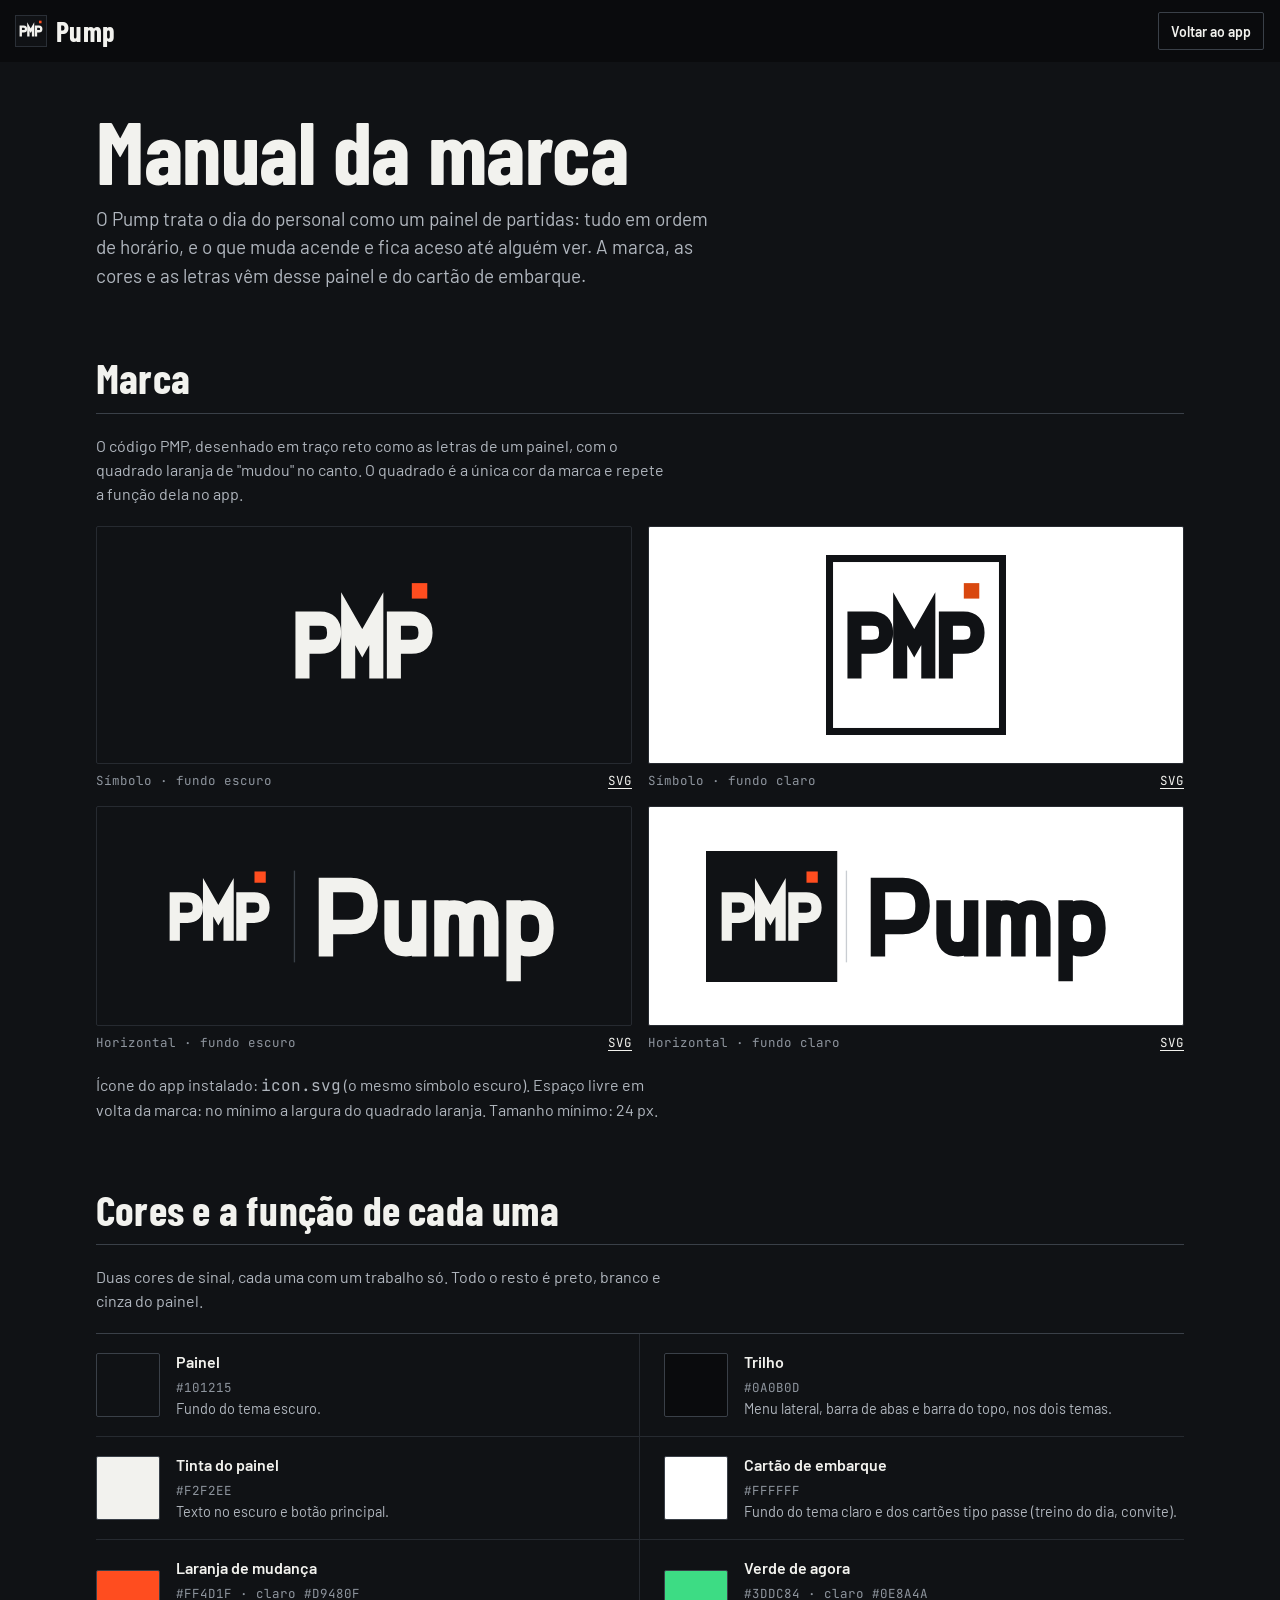
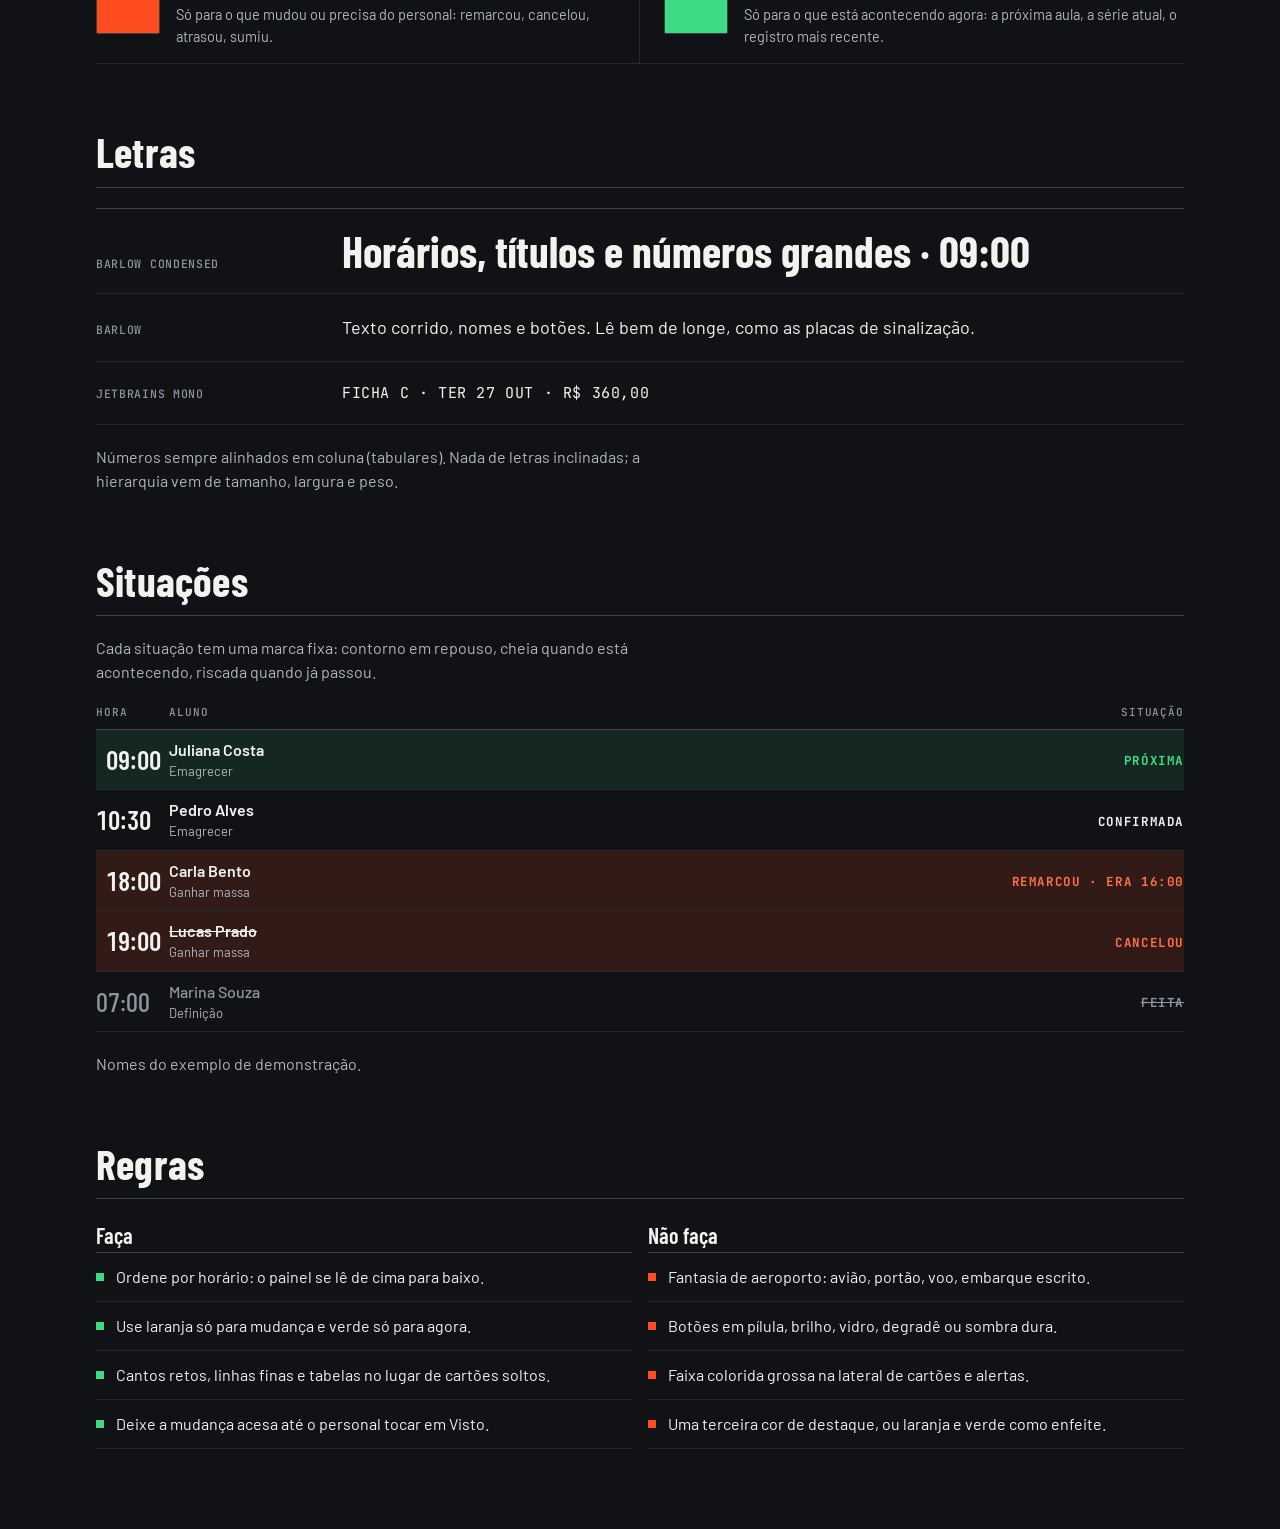
<file: brand/index.html>
<!doctype html>
<html lang="pt-BR">
<head>
<meta charset="utf-8">
<meta name="viewport" content="width=device-width, initial-scale=1">
<title>Pump · manual da marca</title>
<meta name="description" content="Identidade visual do Pump: marca PMP, cores e a função de cada uma, letras, situações e regras de uso.">
<link rel="icon" href="pump-marca-escuro.svg" type="image/svg+xml">
<link rel="preconnect" href="https://fonts.googleapis.com"><link rel="preconnect" href="https://fonts.gstatic.com" crossorigin>
<link rel="stylesheet" href="https://fonts.googleapis.com/css2?family=Barlow:wght@400;500;600;700&family=Barlow+Condensed:wght@500;600;700&family=JetBrains+Mono:wght@500;700&display=swap">
<link rel="stylesheet" href="../css/app.css">
<style>
.bm { max-width: 1120px; margin: 0 auto; padding: 0 16px 80px; }
.bm-nav { display: flex; align-items: center; justify-content: space-between; gap: 12px; padding: 12px 16px; background: var(--rail); color: #F2F2EE; position: sticky; top: 0; z-index: 5; }
.bm-nav a.btn { color: #F2F2EE; border-color: #3A4048; }
.bm-nav img { width: 30px; height: 30px; display: block; outline: 1px solid #2A2F36; }
.bm-nav .brand { display: flex; align-items: center; gap: 10px; }
.bm h1 { font-size: clamp(44px, 9vw, 88px); margin-top: 48px; }
.bm .lead { font-size: 19px; color: var(--tx2); max-width: 56ch; margin-top: 14px; }
.bm section { padding-top: 64px; display: flex; flex-direction: column; gap: 20px; }
.bm h2 { font-size: clamp(28px, 4.6vw, 42px); font-weight: 700; padding-bottom: 12px; border-bottom: 1px solid var(--line2); }
.bm h3 { font-family: var(--fd); font-weight: 600; font-size: 22px; }
.bm p { max-width: 64ch; }
.bm .muted { color: var(--tx2); }
.marks { display: grid; gap: 16px; grid-template-columns: minmax(0, 1fr); }
@media (min-width: 760px) { .marks { grid-template-columns: repeat(2, minmax(0, 1fr)); } }
.mk { border: 1px solid var(--line); border-radius: var(--r); padding: 28px; display: grid; place-items: center; min-height: 220px; }
.mk.dk { background: #101215; } .mk.lt { background: #FFFFFF; }
.mk img { max-width: 100%; height: auto; }
.mk-cap { display: flex; justify-content: space-between; gap: 8px; font-family: var(--fm); font-size: 12.5px; color: var(--tx3); margin-top: 8px; }
.mk-cap a { color: var(--tx); text-decoration: underline; text-underline-offset: 3px; }
.cores { display: grid; grid-template-columns: minmax(0, 1fr); border-top: 1px solid var(--line2); }
@media (min-width: 760px) { .cores { grid-template-columns: repeat(2, minmax(0, 1fr)); } }
.cor { display: grid; grid-template-columns: 64px minmax(0, 1fr); gap: 16px; align-items: center; padding: 16px 0; border-bottom: 1px solid var(--line); }
@media (min-width: 760px) { .cor:nth-child(odd) { padding-right: 24px; border-right: 1px solid var(--line); } .cor:nth-child(even) { padding-left: 24px; } }
.cor i { width: 64px; height: 64px; border-radius: var(--r); border: 1px solid var(--line2); display: block; }
.cor b { display: block; font-weight: 600; }
.cor code { font-family: var(--fm); font-size: 12.5px; color: var(--tx3); }
.cor span { display: block; font-size: 14.5px; color: var(--tx2); }
.tipos { display: grid; gap: 0; border-top: 1px solid var(--line2); }
.tipo { display: grid; grid-template-columns: minmax(0, 1fr); gap: 6px; padding: 20px 0; border-bottom: 1px solid var(--line); }
@media (min-width: 760px) { .tipo { grid-template-columns: 240px minmax(0, 1fr); align-items: baseline; } }
.tipo .lbl { color: var(--tx3); }
.regras { display: grid; gap: 16px; grid-template-columns: minmax(0, 1fr); }
@media (min-width: 760px) { .regras { grid-template-columns: repeat(2, minmax(0, 1fr)); } }
.regras ul { margin: 0; padding: 0; list-style: none; border-top: 1px solid var(--line2); }
.regras li { display: flex; gap: 12px; align-items: baseline; padding: 12px 0; border-bottom: 1px solid var(--line); }
.regras li .mark { transform: translateY(-2px); }
</style>
</head>
<body>
<header class="bm-nav">
  <span class="brand"><img src="pump-marca-escuro.svg" alt=""><span class="wordmark">Pump</span></span>
  <a class="btn sm" href="../#/">Voltar ao app</a>
</header>
<main class="bm">
  <h1>Manual da marca</h1>
  <p class="lead">O Pump trata o dia do personal como um painel de partidas: tudo em ordem de horário, e o que muda acende e fica aceso até alguém ver. A marca, as cores e as letras vêm desse painel e do cartão de embarque.</p>

  <section aria-labelledby="t-marca">
    <h2 id="t-marca">Marca</h2>
    <p class="muted">O código PMP, desenhado em traço reto como as letras de um painel, com o quadrado laranja de "mudou" no canto. O quadrado é a única cor da marca e repete a função dela no app.</p>
    <div class="marks">
      <figure style="margin:0"><div class="mk dk"><img src="pump-marca-escuro.svg" width="180" height="180" alt="Marca PMP sobre fundo escuro"></div><figcaption class="mk-cap"><span>Símbolo · fundo escuro</span><a href="pump-marca-escuro.svg" download>SVG</a></figcaption></figure>
      <figure style="margin:0"><div class="mk lt"><img src="pump-marca-claro.svg" width="180" height="180" alt="Marca PMP sobre fundo claro"></div><figcaption class="mk-cap"><span>Símbolo · fundo claro</span><a href="pump-marca-claro.svg" download>SVG</a></figcaption></figure>
      <figure style="margin:0"><div class="mk dk"><img src="pump-horizontal-escuro.svg" width="420" height="131" alt="Marca PMP com a palavra Pump, fundo escuro"></div><figcaption class="mk-cap"><span>Horizontal · fundo escuro</span><a href="pump-horizontal-escuro.svg" download>SVG</a></figcaption></figure>
      <figure style="margin:0"><div class="mk lt"><img src="pump-horizontal-claro.svg" width="420" height="131" alt="Marca PMP com a palavra Pump, fundo claro"></div><figcaption class="mk-cap"><span>Horizontal · fundo claro</span><a href="pump-horizontal-claro.svg" download>SVG</a></figcaption></figure>
    </div>
    <p class="muted">Ícone do app instalado: <code class="mono">icon.svg</code> (o mesmo símbolo escuro). Espaço livre em volta da marca: no mínimo a largura do quadrado laranja. Tamanho mínimo: 24 px.</p>
  </section>

  <section aria-labelledby="t-cores">
    <h2 id="t-cores">Cores e a função de cada uma</h2>
    <p class="muted">Duas cores de sinal, cada uma com um trabalho só. Todo o resto é preto, branco e cinza do painel.</p>
    <div class="cores">
      <div class="cor"><i style="background:#101215"></i><div><b>Painel</b><code>#101215</code><span>Fundo do tema escuro.</span></div></div>
      <div class="cor"><i style="background:#0A0B0D"></i><div><b>Trilho</b><code>#0A0B0D</code><span>Menu lateral, barra de abas e barra do topo, nos dois temas.</span></div></div>
      <div class="cor"><i style="background:#F2F2EE"></i><div><b>Tinta do painel</b><code>#F2F2EE</code><span>Texto no escuro e botão principal.</span></div></div>
      <div class="cor"><i style="background:#FFFFFF"></i><div><b>Cartão de embarque</b><code>#FFFFFF</code><span>Fundo do tema claro e dos cartões tipo passe (treino do dia, convite).</span></div></div>
      <div class="cor"><i style="background:#FF4D1F"></i><div><b>Laranja de mudança</b><code>#FF4D1F · claro #D9480F</code><span>Só para o que mudou ou precisa do personal: remarcou, cancelou, atrasou, sumiu.</span></div></div>
      <div class="cor"><i style="background:#3DDC84"></i><div><b>Verde de agora</b><code>#3DDC84 · claro #0E8A4A</code><span>Só para o que está acontecendo agora: a próxima aula, a série atual, o registro mais recente.</span></div></div>
    </div>
  </section>

  <section aria-labelledby="t-letras">
    <h2 id="t-letras">Letras</h2>
    <div class="tipos">
      <div class="tipo"><span class="lbl">Barlow Condensed</span><span style="font-family:var(--fd);font-weight:700;font-size:44px;line-height:1">Horários, títulos e números grandes · 09:00</span></div>
      <div class="tipo"><span class="lbl">Barlow</span><span style="font-size:18px">Texto corrido, nomes e botões. Lê bem de longe, como as placas de sinalização.</span></div>
      <div class="tipo"><span class="lbl">JetBrains Mono</span><span class="mono" style="font-size:15px;letter-spacing:.04em">FICHA C · TER 27 OUT · R$ 360,00</span></div>
    </div>
    <p class="muted">Números sempre alinhados em coluna (tabulares). Nada de letras inclinadas; a hierarquia vem de tamanho, largura e peso.</p>
  </section>

  <section aria-labelledby="t-sit">
    <h2 id="t-sit">Situações</h2>
    <p class="muted">Cada situação tem uma marca fixa: contorno em repouso, cheia quando está acontecendo, riscada quando já passou.</p>
    <table class="brd">
      <thead><tr><th scope="col">Hora</th><th scope="col">Aluno</th><th scope="col">Situação</th></tr></thead>
      <tbody>
        <tr class="is-now"><td class="h">09:00</td><td class="who"><a>Juliana Costa</a><span>Emagrecer</span></td><td class="st"><b>PRÓXIMA</b></td></tr>
        <tr><td class="h">10:30</td><td class="who"><a>Pedro Alves</a><span>Emagrecer</span></td><td class="st"><b>CONFIRMADA</b></td></tr>
        <tr class="is-chg"><td class="h">18:00</td><td class="who"><a>Carla Bento</a><span>Ganhar massa</span></td><td class="st"><b>REMARCOU · ERA 16:00</b></td></tr>
        <tr class="is-chg is-gone"><td class="h">19:00</td><td class="who"><a>Lucas Prado</a><span>Ganhar massa</span></td><td class="st"><b>CANCELOU</b></td></tr>
        <tr class="is-done"><td class="h">07:00</td><td class="who"><a>Marina Souza</a><span>Definição</span></td><td class="st"><b>FEITA</b></td></tr>
      </tbody>
    </table>
    <p class="muted">Nomes do exemplo de demonstração.</p>
  </section>

  <section aria-labelledby="t-regras">
    <h2 id="t-regras">Regras</h2>
    <div class="regras">
      <div><h3>Faça</h3><ul>
        <li><span class="mark" style="color:var(--live)"></span>Ordene por horário: o painel se lê de cima para baixo.</li>
        <li><span class="mark" style="color:var(--live)"></span>Use laranja só para mudança e verde só para agora.</li>
        <li><span class="mark" style="color:var(--live)"></span>Cantos retos, linhas finas e tabelas no lugar de cartões soltos.</li>
        <li><span class="mark" style="color:var(--live)"></span>Deixe a mudança acesa até o personal tocar em Visto.</li>
      </ul></div>
      <div><h3>Não faça</h3><ul>
        <li><span class="mark" style="color:var(--chg)"></span>Fantasia de aeroporto: avião, portão, voo, embarque escrito.</li>
        <li><span class="mark" style="color:var(--chg)"></span>Botões em pílula, brilho, vidro, degradê ou sombra dura.</li>
        <li><span class="mark" style="color:var(--chg)"></span>Faixa colorida grossa na lateral de cartões e alertas.</li>
        <li><span class="mark" style="color:var(--chg)"></span>Uma terceira cor de destaque, ou laranja e verde como enfeite.</li>
      </ul></div>
    </div>
  </section>
</main>
</body>
</html>
</file>
<file: css/app.css>
/* Pump — estilos (celular primeiro, tema escuro e claro)
   Mundo visual: painel de partidas e placas de aeroporto. Menu e barras no amarelo das placas;
   horários e números em letreiro de virar; vermelho-alaranjado só para o que mudou, verde só para o que acontece agora. */
:root {
  --bg: #101215; --s1: #171A1E; --s2: #1E2227; --s3: #2A2F36;
  --line: #262A30; --line2: #3A4048;
  --tx: #F2F2EE; --tx2: #B0B6BE; --tx3: #8E959E;
  --a: #F2F2EE; --a-ink: #F2F2EE; --on-a: #101215;
  --chg: #FF4D1F; --chg-ink: #FF7048; --chg-bg: rgba(255, 77, 31, .14);
  --live: #3DDC84; --live-ink: #3DDC84; --live-bg: rgba(61, 220, 132, .11); --on-live: #07140C;
  --pass: #F2F2EE; --pass-ink: #101215; --pass-tx2: #4A5058;
  --sign: #FFC400; --on-sign: #101215; --sign-hi: rgba(16, 18, 21, .1); --sign-dot: #C2300A;
  --tile: #17191D; --tile-tx: #F2F2EE; --tile-cut: rgba(0, 0, 0, .6);
  --rail: #0A0B0D;
  --r: 2px; --r2: 2px; --pill: 2px;
  --ease: cubic-bezier(.2, .8, .2, 1);
  --f: "Barlow", system-ui, -apple-system, "Segoe UI", Roboto, sans-serif;
  --fd: "Barlow Condensed", "Barlow", system-ui, sans-serif;
  --fm: "JetBrains Mono", ui-monospace, "Cascadia Mono", Consolas, monospace;
  color-scheme: dark;
}
[data-theme="light"] {
  --bg: #EDEEF0; --s1: #FFFFFF; --s2: #F3F4F6; --s3: #E2E5E9;
  --line: rgba(16, 18, 21, .12); --line2: rgba(16, 18, 21, .26);
  --tx: #101215; --tx2: #474D55; --tx3: #5C626B;
  --a: #101215; --a-ink: #101215; --on-a: #FFFFFF;
  --chg: #D23A10; --chg-ink: #B32F0B; --chg-bg: rgba(210, 58, 16, .1);
  --live: #0E8A4A; --live-ink: #0B7A41; --live-bg: rgba(14, 138, 74, .1); --on-live: #FFFFFF;
  --pass: #FFFFFF; --pass-ink: #101215; --pass-tx2: #474D55;
  color-scheme: light;
}

*, *::before, *::after { box-sizing: border-box; }
html { -webkit-text-size-adjust: 100%; -webkit-tap-highlight-color: transparent; scrollbar-color: var(--line2) transparent; }
body { margin: 0; background: var(--bg); color: var(--tx); font: 400 16px/1.5 var(--f); -webkit-font-smoothing: antialiased; caret-color: var(--tx); }
::selection { background: var(--sign); color: var(--on-sign); }
h1, h2, h3, p { margin: 0; }
h1, h2, h3, .num { font-family: var(--fd); font-weight: 700; }
h1 { font-size: clamp(44px, 10vw, 92px); line-height: .92; letter-spacing: -.005em; text-wrap: balance; }
h2 { font-size: clamp(24px, 3vw, 30px); line-height: 1.1; font-weight: 700; letter-spacing: .005em; }
.num { font-weight: 600; font-variant-numeric: tabular-nums; letter-spacing: 0; }
a { color: inherit; text-decoration: none; }
a:not([class]):hover { text-decoration: underline; text-underline-offset: 3px; }
button, input, select { font: inherit; color: inherit; }
button { cursor: pointer; background: none; border: 0; padding: 0; }
:focus-visible { outline: 2px solid var(--tx); outline-offset: 2px; border-radius: var(--r); }
.ic { flex-shrink: 0; }
.muted { color: var(--tx2); }
.small { font-size: 13px; }
.lbl { font-family: var(--fm); font-size: 11.5px; letter-spacing: .06em; text-transform: uppercase; color: var(--tx3); font-weight: 500; }
.mono { font-family: var(--fm); }
.sr { position: absolute; width: 1px; height: 1px; overflow: hidden; clip: rect(0 0 0 0); white-space: nowrap; }
.tnum { font-variant-numeric: tabular-nums; }

/* Letreiro de virar: cada caractere numa plaquinha escura com o corte no meio; gira quando muda */
.sf { display: inline-flex; gap: .05em; font-family: var(--fd); font-weight: 600; font-variant-numeric: tabular-nums; line-height: 1; vertical-align: baseline; }
.sf i { position: relative; display: inline-block; min-width: .64em; padding: .09em .05em .07em; text-align: center; font-style: normal; background: var(--tile); color: var(--tile-tx); border-radius: 2px; box-shadow: 0 1px 0 rgba(0, 0, 0, .45), inset 0 1px 0 rgba(255, 255, 255, .05); transform-origin: 50% 50%; }
.sf i::after { content: ""; position: absolute; left: 0; right: 0; top: 50%; height: 1px; background: var(--tile-cut); }
.sf i.p { min-width: .34em; }
.sf i.sp { min-width: .28em; background: transparent; box-shadow: none; }
.sf i.sp::after { display: none; }
.sf i.go { animation: virar .5s cubic-bezier(.3, .7, .2, 1) both; animation-delay: calc(var(--i, 0) * 34ms); }
@keyframes virar { 0% { transform: perspective(240px) rotateX(-92deg); filter: brightness(.55); } 65% { transform: perspective(240px) rotateX(14deg); } 100% { transform: none; filter: none; } }

/* Estrutura */
.shell { min-height: 100dvh; display: flex; }
.side { display: none; }
.main { flex: 1; min-width: 0; width: 100%; max-width: 1280px; margin: 0 auto; padding: 16px 16px calc(100px + env(safe-area-inset-bottom)); }
.page { display: flex; flex-direction: column; gap: 24px; }
.enter { animation: rise .3s var(--ease) backwards; }
.ph { display: flex; flex-wrap: wrap; gap: 16px; align-items: flex-end; justify-content: space-between; padding-bottom: 20px; border-bottom: 2px solid var(--tx); }
.ph .meta { font-family: var(--fm); font-size: 13.5px; color: var(--tx2); margin-top: 10px; letter-spacing: .02em; }
.ph-actions { display: flex; gap: 8px; flex-wrap: wrap; }
.tabs { position: fixed; z-index: 20; left: 0; right: 0; bottom: 0; display: flex; padding: 0 4px env(safe-area-inset-bottom); background: var(--sign); color: var(--on-sign); }
.tab { position: relative; flex: 1; min-height: 60px; display: flex; flex-direction: column; align-items: center; justify-content: center; gap: 4px; font-size: 11.5px; font-weight: 600; color: rgba(16, 18, 21, .72); }
.tab[aria-current="page"] { color: var(--on-sign); font-weight: 700; }
.tab[aria-current="page"]::before { content: ""; position: absolute; top: 0; left: 18%; right: 18%; height: 4px; background: var(--on-sign); }
.tab .dot { position: absolute; top: 9px; right: calc(50% - 17px); width: 9px; height: 9px; background: var(--sign-dot); box-shadow: 0 0 0 2px var(--sign); }
.topbar { display: flex; align-items: center; justify-content: space-between; gap: 8px; margin: -16px -16px 20px; padding: 10px 12px 10px 16px; background: var(--sign); color: var(--on-sign); }
.topbar .btn { color: var(--on-sign); border-color: var(--on-sign); }
.topbar .btn:hover { background: var(--sign-hi); }
.brand { display: flex; align-items: center; gap: 10px; color: inherit; }
.logo { width: 32px; height: 32px; flex-shrink: 0; }
.wordmark { font-family: var(--fd); font-weight: 700; font-size: 28px; line-height: 1; letter-spacing: .01em; }

@media (min-width: 1024px) {
  .side { display: flex; flex-direction: column; gap: 30px; position: sticky; top: 0; height: 100dvh; width: 248px; flex-shrink: 0; padding: 26px 14px 20px; background: var(--sign); color: var(--on-sign); }
  .side .brand { padding: 0 8px; }
  .tabs, .topbar { display: none; }
  .main { padding: 34px 48px 64px; }
  .nav { display: flex; flex-direction: column; gap: 2px; }
  .nav a { display: flex; align-items: center; gap: 12px; padding: 12px 12px; border-radius: var(--r); color: var(--on-sign); font-weight: 600; font-size: 16px; transition: background-color .15s, color .15s; }
  .nav a:hover { background: var(--sign-hi); }
  .nav a[aria-current="page"] { background: var(--on-sign); color: var(--sign); font-weight: 700; }
  .nav .dot { margin-left: auto; width: 9px; height: 9px; background: var(--sign-dot); }
  .nav a[aria-current="page"] .dot { background: var(--chg); }
  .side-foot { margin-top: auto; display: flex; flex-direction: column; gap: 8px; padding: 0 4px; }
  .side-foot .muted { color: rgba(16, 18, 21, .75); }
  .side-foot .btn { color: var(--on-sign); border-color: var(--on-sign); justify-content: flex-start; }
  .side-foot .btn:hover { background: var(--sign-hi); }
}

/* Superfícies */
.card { background: var(--s1); border: 1px solid var(--line); border-radius: var(--r); padding: 16px; }
@media (min-width: 768px) { .card { padding: 22px; } }
.card-h { display: flex; align-items: baseline; justify-content: space-between; gap: 12px; margin-bottom: 12px; }
.grid { display: grid; gap: 12px; grid-template-columns: minmax(0, 1fr); }
.page > *, .grid > * { min-width: 0; }
.g2 { grid-template-columns: repeat(2, minmax(0, 1fr)); }
.g3 { grid-template-columns: repeat(3, minmax(0, 1fr)); }
@media (min-width: 768px) { .grid { gap: 16px; } .md-g4 { grid-template-columns: repeat(4, minmax(0, 1fr)); } .md-g2 { grid-template-columns: repeat(2, minmax(0, 1fr)); } .md-g3 { grid-template-columns: repeat(3, minmax(0, 1fr)); } }
@media (min-width: 1024px) { .lg-g2 { grid-template-columns: repeat(2, minmax(0, 1fr)); } }
@media (min-width: 1200px) { .lg-21 { grid-template-columns: minmax(0, 1.6fr) minmax(320px, 1fr); align-items: start; } }

/* Faixa de números (painel): células separadas por linhas, sem cartões */
.band { display: grid; grid-template-columns: repeat(2, minmax(0, 1fr)); border-bottom: 1px solid var(--line); }
.band > * { display: flex; flex-direction: column; gap: 2px; padding: 4px 14px 16px 0; min-width: 0; }
.band > :nth-child(odd) { border-right: 1px solid var(--line); }
.band > :nth-child(even) { padding-left: 14px; }
.band > :nth-child(-n+2) { border-bottom: 1px solid var(--line); margin-bottom: 14px; }
.band .num { font-size: clamp(44px, 9vw, 64px); line-height: 1.05; }
.band .num small { font-size: .5em; color: var(--tx3); font-weight: 500; }
.band a:hover .num { text-decoration: underline; text-decoration-thickness: 2px; text-underline-offset: 6px; }
.band .chg .num, .band .chg .lbl { color: var(--chg-ink); }
@media (min-width: 768px) {
  .band { grid-template-columns: repeat(4, minmax(0, 1fr)); }
  .band > * { padding: 4px 20px 18px; border-right: 1px solid var(--line); }
  .band > :first-child { padding-left: 0; }
  .band > :last-child { border-right: 0; }
  .band > :nth-child(-n+2) { border-bottom: 0; margin-bottom: 0; }
}

.tile { display: flex; flex-direction: column; gap: 4px; text-align: left; background: var(--s1); border: 1px solid var(--line); border-radius: var(--r); padding: 14px 16px; min-height: 96px; transition: border-color .2s; }
a.tile:hover, button.tile:hover { border-color: var(--line2); }
.tile .num { font-size: 30px; line-height: 1.05; }
@media (min-width: 768px) { .tile { padding: 18px 20px; } .tile .num { font-size: 40px; } }
.tile.alert { background: var(--chg-bg); border-color: transparent; }
.tile.alert .lbl, .tile.alert .num { color: var(--chg-ink); }

/* Cartão de embarque: o objeto "pass" (treino do dia, convite) */
.hero { position: relative; background: var(--pass); color: var(--pass-ink); border-radius: var(--r); padding: 18px 18px 18px; display: flex; flex-direction: column; gap: 14px; }
.hero::after { content: ""; position: absolute; left: 0; right: 0; bottom: 64px; border-top: 1.5px dashed rgba(16, 18, 21, .28); }
.hero .lbl { color: var(--pass-tx2); }
.hero .muted, .hero [style*="opacity"] { color: var(--pass-tx2); opacity: 1 !important; }
.hero .btn { background: var(--pass-ink); color: #FFFFFF; border-color: var(--pass-ink); }
.hero .btn.out { background: transparent; color: var(--pass-ink); border-color: var(--pass-ink); }
.hero .btn:hover { filter: none; background: #2A2F36; }
.hero .btn.out:hover { background: rgba(16, 18, 21, .06); }
.hero .num { color: var(--pass-ink); }
[data-theme="light"] .hero { border: 1.5px solid var(--pass-ink); }

.list { display: flex; flex-direction: column; }
.list > * + * { border-top: 1px solid var(--line); }
.row { display: flex; align-items: center; gap: 12px; width: 100%; padding: 12px 2px; text-align: left; min-height: 56px; }
a.row:hover, button.row:hover { background: var(--s2); }
.row .grow { flex: 1; min-width: 0; }
.row .t { font-weight: 600; display: block; overflow-wrap: anywhere; }
.row .s { font-size: 13.5px; color: var(--tx2); display: block; overflow-wrap: anywhere; }
.av { width: 40px; height: 40px; border-radius: var(--r); background: var(--s3); color: var(--tx); display: grid; place-items: center; font-family: var(--fm); font-weight: 700; font-size: 13px; letter-spacing: .02em; flex-shrink: 0; }
.av.lg { width: 64px; height: 64px; font-size: 20px; background: var(--a); color: var(--on-a); }
.time { font-family: var(--fd); font-weight: 600; font-size: 20px; width: 56px; color: var(--tx); flex-shrink: 0; font-variant-numeric: tabular-nums; }
.bar { height: 4px; background: var(--s3); overflow: hidden; }
.bar > i { display: block; height: 100%; background: var(--tx2); transform-origin: left; transition: transform .6s var(--ease); }
.bar.warn > i { background: var(--chg); }
.bar.info > i { background: var(--tx3); }

/* Controles */
.btn { min-height: 44px; padding: 0 16px; border-radius: var(--r); border: 1.5px solid var(--line2); display: inline-flex; align-items: center; justify-content: center; gap: 8px; font-weight: 600; font-size: 15px; white-space: nowrap; transition: transform .12s var(--ease), background-color .15s, border-color .15s, color .15s; }
.btn:hover { background: var(--s2); border-color: var(--tx3); }
.btn:active { transform: translateY(1px); }
.btn.p { background: var(--a); border-color: var(--a); color: var(--on-a); font-weight: 700; }
.btn.p:hover { background: color-mix(in srgb, var(--a) 86%, var(--bg)); }
.btn.lg { min-height: 54px; font-size: 16px; padding: 0 22px; }
.btn.sm { min-height: 38px; padding: 0 12px; font-size: 14px; }
.btn.block { width: 100%; }
.btn.warn { color: var(--chg-ink); border-color: color-mix(in srgb, var(--chg) 55%, transparent); }
.btn.warn:hover { background: var(--chg-bg); }
.btn.done { color: var(--tx3); border-style: dashed; background: transparent; pointer-events: none; }
.btn.done .ic { color: var(--live-ink); }
.btn.icon { width: 44px; padding: 0; }
.btn.sm.icon { width: 38px; }
.chips { display: flex; gap: 6px; overflow-x: auto; scrollbar-width: none; padding-bottom: 2px; margin: 0 -16px; padding-inline: 16px; }
@media (min-width: 768px) { .chips { flex-wrap: wrap; overflow: visible; margin: 0; padding-inline: 0; } }
.chips::-webkit-scrollbar { display: none; }
.chip { flex-shrink: 0; min-height: 40px; padding: 0 14px; border-radius: var(--r); border: 1.5px solid var(--line2); color: var(--tx2); font-size: 14px; font-weight: 600; transition: background-color .15s, color .15s, border-color .15s; }
.chip:hover { color: var(--tx); border-color: var(--tx3); }
.chip[aria-pressed="true"] { background: var(--a); border-color: var(--a); color: var(--on-a); }
/* Situação: carimbo com contorno (em repouso), cheio (ativo), riscado (já passou) */
.pill { display: inline-flex; align-items: center; gap: 4px; font-family: var(--fm); font-size: 11.5px; font-weight: 700; letter-spacing: .05em; text-transform: uppercase; padding: 3px 7px; border-radius: var(--r); white-space: nowrap; border: 1px solid var(--line2); color: var(--tx2); }
.pill.ok { color: var(--tx2); }
.pill.warn { color: var(--chg-ink); border-color: color-mix(in srgb, var(--chg) 60%, transparent); background: var(--chg-bg); }
.pill.info { color: var(--tx2); border-style: dashed; }
.pill.on { background: var(--live); border-color: var(--live); color: var(--on-live); }
.pill.spent { color: var(--tx3); text-decoration: line-through; border-style: dashed; }
.field { display: flex; align-items: center; gap: 8px; min-height: 48px; padding: 0 14px; border-radius: var(--r2); background: var(--s1); border: 1.5px solid var(--line2); color: var(--tx2); }
.field input { flex: 1; min-width: 0; background: transparent; border: 0; outline: 0; color: var(--tx); font-size: 16px; }
.field input::placeholder { color: var(--tx3); }
.field:focus-within { border-color: var(--tx); }
.seg { display: grid; gap: 8px; }
.segbtn { display: flex; flex-direction: column; align-items: flex-start; gap: 2px; padding: 12px 14px; border-radius: var(--r); border: 1.5px solid var(--line2); background: var(--s1); text-align: left; }
.segbtn:hover { border-color: var(--tx3); }
.segbtn[aria-pressed="true"] { background: var(--a); border-color: var(--a); color: var(--on-a); }
.segbtn[aria-pressed="true"] .muted { color: var(--on-a); opacity: .72; }
.stp { display: flex; align-items: center; justify-content: space-between; background: var(--s2); border: 1px solid var(--line); border-radius: var(--r); }
.stp button { width: 44px; height: 44px; display: grid; place-items: center; color: var(--tx2); }
.stp button:hover { color: var(--tx); background: var(--s3); }
.stp output { flex: 1; text-align: center; font-family: var(--fd); font-weight: 600; font-size: 20px; white-space: nowrap; font-variant-numeric: tabular-nums; }
.stp-lbl { font-family: var(--fm); font-size: 11px; letter-spacing: .06em; text-transform: uppercase; color: var(--tx3); margin-bottom: 4px; text-align: center; }
.icobtn { width: 40px; height: 40px; border-radius: var(--r); display: grid; place-items: center; color: var(--tx2); border: 1.5px solid var(--line); }
.icobtn:hover { color: var(--tx); border-color: var(--line2); }
.icobtn[disabled] { opacity: .3; pointer-events: none; }

/* Painel de partidas (Hoje) */
.brd { width: 100%; border-collapse: collapse; }
.brd th { font-family: var(--fm); font-size: 11px; letter-spacing: .08em; text-transform: uppercase; color: var(--tx3); text-align: left; font-weight: 500; padding: 0 8px 8px 0; border-bottom: 1px solid var(--line2); }
.brd .st b { text-transform: uppercase; }
.brd th.fx { font-size: 11px; color: var(--tx3); }
.brd th:last-child, .brd td:last-child { text-align: right; padding-right: 0; }
.brd td { height: 60px; padding: 8px 8px 8px 0; border-bottom: 1px solid var(--line); vertical-align: middle; }
.brd .h { font-family: var(--fd); font-weight: 600; font-size: 26px; font-variant-numeric: tabular-nums; width: 74px; }
.brd .who a { font-weight: 600; display: block; overflow-wrap: break-word; }
.brd .who span { font-size: 13px; color: var(--tx2); }
.brd .fx { font-family: var(--fm); font-size: 13px; color: var(--tx2); white-space: nowrap; }
.brd .st { white-space: nowrap; }
.brd .st b { white-space: normal; max-width: 24ch; text-align: right; }
.brd .st b { font-family: var(--fm); font-size: 12.5px; font-weight: 700; letter-spacing: .05em; display: inline-block; }
.brd .st .btn { margin-left: 8px; }
.brd tr { transition: background-color .3s; }
.brd .is-now td { background: var(--live-bg); }
.brd .is-now td:first-child { box-shadow: inset 0 0 0 0 transparent; }
.brd .is-now .st b { color: var(--live-ink); }
.brd .is-chg td { background: var(--chg-bg); }
.brd .is-chg .st b { color: var(--chg-ink); }
.brd .is-done td { color: var(--tx3); }
.brd .is-done .who a, .brd .is-done .h { color: var(--tx3); font-weight: 500; }
.brd .is-done .st b { color: var(--tx3); text-decoration: line-through; }
.brd .is-gone .who a { text-decoration: line-through; }
.brd .is-now td:first-child, .brd .is-chg td:first-child { padding-left: 10px; }
/* No celular cada partida vira uma linha de duas colunas: hora | aluno, situação embaixo, ação à direita */
@media (max-width: 559px) {
  .brd thead, .brd .fx { display: none; }
  .brd, .brd tbody { display: block; }
  .brd tr { display: grid; grid-template-columns: 58px minmax(0, 1fr) auto; grid-template-areas: "h who act" "h st act"; align-items: center; gap: 2px 10px; padding: 12px 0; border-bottom: 1px solid var(--line); }
  .brd tbody tr:first-child { border-top: 1px solid var(--line2); }
  .brd td { display: block; height: auto; padding: 0; border: 0; background: none !important; }
  .brd .h { grid-area: h; width: auto; font-size: 22px; }
  .brd .who { grid-area: who; }
  .brd .st { display: contents; }
  .brd .st b { grid-area: st; justify-self: start; white-space: normal; text-align: left; max-width: none; }
  .al { flex-wrap: wrap; }
  .al .btn { margin-left: 20px; }
  .brd .st .btn { grid-area: act; margin: 0; }
  .brd .is-now { background: var(--live-bg); }
  .brd .is-chg { background: var(--chg-bg); }
  .brd .is-now, .brd .is-chg { padding-inline: 10px; }
  .brd .is-now td:first-child, .brd .is-chg td:first-child { padding-left: 0; }
}
.flap { animation: flap .42s var(--ease) both; transform-origin: 50% 0; }
.mark { display: inline-block; width: 8px; height: 8px; flex-shrink: 0; background: currentColor; }
.mark.lg { width: 12px; height: 12px; }

/* Slots da agenda */
.slot { display: flex; align-items: center; gap: 14px; width: 100%; padding: 10px 14px; border-radius: var(--r); border: 1px solid var(--line); background: var(--s1); text-align: left; min-height: 60px; transition: border-color .15s, background-color .15s; }
.slot:hover { border-color: var(--line2); }
.slot.livre { border-style: dashed; background: transparent; color: var(--tx3); }
.slot.feito { background: transparent; }
.slot.feito strong { text-decoration: line-through; color: var(--tx3); font-weight: 500; }
.slot[aria-pressed="true"] { border-color: var(--tx); }
.days { display: grid; grid-template-columns: repeat(6, minmax(0, 1fr)); gap: 0; border: 1px solid var(--line); border-radius: var(--r); overflow: hidden; }
.day { display: flex; flex-direction: column; align-items: center; padding: 10px 2px; background: var(--s1); border-right: 1px solid var(--line); }
.day:last-child { border-right: 0; }
.day:hover { background: var(--s2); }
.day .num { font-size: 24px; line-height: 1.1; }
.day[aria-pressed="true"] { background: var(--a); color: var(--on-a); }
.day[aria-pressed="true"] .muted { color: var(--on-a); opacity: .72; }

/* Treino (lista de séries) */
.serie { display: grid; grid-template-columns: 44px minmax(0, 1fr) minmax(0, 1fr) 40px; gap: 8px; align-items: center; padding: 8px 12px; border-radius: var(--r); border: 1px solid var(--line); font-family: var(--fd); font-weight: 600; font-size: 19px; font-variant-numeric: tabular-nums; transition: background-color .25s, border-color .25s; }
.serie.feita { color: var(--tx3); }
.serie.atual { border-color: var(--live); background: var(--live-bg); }
.ck { width: 34px; height: 34px; border-radius: var(--r); border: 1.5px solid var(--line2); display: grid; place-items: center; }
.ck.on { background: var(--live); border-color: var(--live); color: var(--on-live); animation: pop .3s var(--ease); }
.prog { display: grid; gap: 4px; }
.prog i { height: 4px; background: var(--s3); overflow: hidden; display: block; }
.prog i b { display: block; height: 100%; background: var(--live); transform-origin: left; transition: transform .45s var(--ease); }
.video { position: relative; aspect-ratio: 16 / 9; max-height: 260px; border-radius: var(--r); background: var(--s2); border: 1px solid var(--line); display: grid; place-items: center; overflow: hidden; }
.video .play { width: 56px; height: 56px; border-radius: var(--r); background: var(--a); color: var(--on-a); display: grid; place-items: center; }
.video:hover .play { transform: scale(1.04); }
.video .tag { position: absolute; left: 10px; bottom: 10px; font-family: var(--fm); font-size: 11.5px; padding: 3px 8px; border-radius: var(--r); background: var(--bg); color: var(--tx2); }
.rest { width: 112px; flex-shrink: 0; display: flex; flex-direction: column; justify-content: center; gap: 4px; padding: 0 14px; min-height: 54px; border-radius: var(--r); background: var(--s1); border: 1.5px solid var(--line2); text-align: left; }
.rest .num { font-size: 24px; line-height: 1; color: var(--chg-ink); }
.rest.pronto .num { color: var(--live-ink); }
.rest .bar > i { background: var(--chg); transition: transform 1s linear; }
.ok-box { display: flex; align-items: center; gap: 10px; padding: 12px 14px; border-radius: var(--r); background: var(--live-bg); font-weight: 600; }
.ok-box .ck { border: 0; }

/* Treino em tela cheia (aluno): um exercício por vez, ações empilhadas à direita */
.feed { position: fixed; z-index: 30; inset: 0; display: flex; flex-direction: column; background: #0A0B0D; color: #F2F2EE; padding: calc(10px + env(safe-area-inset-top)) 16px calc(16px + env(safe-area-inset-bottom)); overflow: hidden;
  --tx: #F2F2EE; --tx2: #B0B6BE; --tx3: #8E959E; --line: #262A30; --line2: #3A4048; --s1: #15181C; --s2: #1E2227; --s3: #2A2F36; --a: #F2F2EE; --on-a: #0A0B0D; --bg: #0A0B0D;
  --live: #3DDC84; --live-ink: #3DDC84; --live-bg: rgba(61, 220, 132, .12); --on-live: #07140C; --chg: #FF4D1F; --chg-ink: #FF7048; }
@media (min-width: 1024px) { .feed { left: 248px; } }
.feed-top { display: flex; align-items: center; gap: 10px; min-height: 44px; }
.feed-title { flex: 1; min-width: 0; font-weight: 600; font-size: 15px; white-space: nowrap; overflow: hidden; text-overflow: ellipsis; }
.feed-count { font-size: 13px; color: var(--tx2); }
.feed-ico { width: 44px; height: 44px; display: grid; place-items: center; color: #F2F2EE; border: 1.5px solid var(--line2); border-radius: var(--r); }
.feed-ico:hover { background: var(--s2); }
.feed-prog { margin: 8px 0 0; }
.feed-item { flex: 1; min-height: 0; display: grid; grid-template-columns: minmax(0, 1fr) 64px; grid-template-rows: 1fr auto; gap: 0 12px; padding-top: 12px; width: 100%; max-width: 720px; margin: 0 auto; }
.feed-item.snap { animation: snap .38s var(--ease) both; }
.feed-media { grid-column: 1; align-self: end; display: flex; flex-direction: column; gap: 6px; padding-bottom: 18px; }
.feed-n { font-size: clamp(88px, 26vw, 168px); line-height: .82; color: #2A2F36; letter-spacing: -.02em; }
.feed-media h1 { font-size: clamp(32px, 9vw, 52px); }
.feed-meta { font-family: var(--fm); font-size: 13px; color: var(--tx2); }
.feed-dica { margin-top: 6px; font-size: 15px; color: #E4E7EB; max-width: 46ch; border-top: 1px solid var(--line2); padding-top: 10px; }
.feed-rail { grid-column: 2; grid-row: 1; align-self: end; display: flex; flex-direction: column; gap: 16px; padding-bottom: 22px; }
.feed-rail button { display: flex; flex-direction: column; align-items: center; gap: 5px; font-size: 12px; font-weight: 600; color: #F2F2EE; }
.feed-rail i { width: 52px; height: 52px; display: grid; place-items: center; background: #1E2227; border: 1px solid #2A2F36; border-radius: var(--r); font-style: normal; transition: background-color .15s; }
.feed-rail button:hover i { background: #2A2F36; }
.feed-rail [aria-pressed="true"] i { background: #F2F2EE; color: #0A0B0D; }
.feed-cap { grid-column: 1 / -1; display: flex; flex-direction: column; gap: 10px; }
.feed-sets { display: flex; flex-direction: column; gap: 4px; }
.feed-sets .serie { padding: 4px 10px; font-size: 18px; min-height: 44px; }
.feed-next { font-size: 13.5px; color: var(--tx2); text-align: center; }
.feed-next strong { color: #F2F2EE; font-weight: 600; }
@media (max-height: 700px) { .feed-n { font-size: 72px; } .feed-sets .serie { min-height: 38px; } }
@keyframes snap { from { opacity: 0; transform: translateY(14%); } to { opacity: 1; transform: none; } }

/* Gráfico */
.chart { width: 100%; height: auto; display: block; }
.chart .grid-l line { stroke: var(--line); }
.chart polyline { fill: none; stroke: var(--tx); stroke-width: 2.5; stroke-linejoin: round; stroke-linecap: square; }
.chart .draw { stroke-dasharray: 1400; animation: draw 1s var(--ease) .05s backwards; }
.chart .pt { fill: var(--bg); stroke: var(--tx); stroke-width: 2.5; }
.chart .pt-last { fill: var(--live); stroke: var(--live); }
.chart .lbl text { fill: var(--tx3); font-size: 13px; font-family: var(--fm); }

/* Chat */
.msgs { display: flex; flex-direction: column; gap: 8px; }
.msg { max-width: 82%; padding: 10px 14px; border-radius: var(--r); background: var(--s2); border: 1px solid var(--line); line-height: 1.45; align-self: flex-start; overflow-wrap: anywhere; }
.msg.eu { align-self: flex-end; background: var(--a); border-color: var(--a); color: var(--on-a); }
.msg time { display: block; font-family: var(--fm); font-size: 11px; opacity: .7; margin-top: 3px; }
.send { display: flex; gap: 8px; }

/* Folha / janela */
.veil { position: fixed; inset: 0; z-index: 40; background: rgba(5, 6, 8, .62); animation: fade .2s ease; }
.sheet { position: fixed; z-index: 41; left: 0; right: 0; bottom: 0; max-height: 86dvh; overflow-y: auto; overscroll-behavior: contain; background: var(--s1); border-top: 1px solid var(--line2); border-radius: 6px 6px 0 0; padding: 10px 18px calc(24px + env(safe-area-inset-bottom)); display: flex; flex-direction: column; gap: 14px; animation: up .3s var(--ease); box-shadow: 0 -12px 40px rgba(0, 0, 0, .35); }
.sheet .grab { width: 40px; height: 4px; background: var(--line2); align-self: center; }
@media (min-width: 768px) { .sheet { left: 50%; right: auto; top: 50%; bottom: auto; width: min(560px, 92vw); max-height: 80dvh; transform: translate(-50%, -50%); border: 1px solid var(--line2); border-radius: var(--r); padding: 24px; animation: zoom .22s var(--ease); box-shadow: 0 24px 64px rgba(0, 0, 0, .45); } .sheet .grab { display: none; } }

/* Barra fixa de salvar */
.savebar { position: sticky; bottom: calc(72px + env(safe-area-inset-bottom)); z-index: 10; display: flex; align-items: center; justify-content: space-between; gap: 12px; padding: 8px 8px 8px 14px; border-radius: var(--r); background: var(--s1); border: 1.5px solid var(--line2); box-shadow: 0 8px 24px rgba(0, 0, 0, .3); }
@media (min-width: 1024px) { .savebar { bottom: 24px; } }

/* Aviso */
#toast { position: fixed; z-index: 60; left: 50%; bottom: calc(84px + env(safe-area-inset-bottom)); transform: translate(-50%, 16px); opacity: 0; pointer-events: none; display: flex; align-items: center; gap: 10px; max-width: min(92vw, 460px); padding: 12px 16px; border-radius: var(--r); background: var(--tx); color: var(--bg); font-size: 14.5px; font-weight: 600; box-shadow: 0 10px 30px rgba(0, 0, 0, .35); transition: opacity .2s, transform .28s var(--ease); }
#toast.show { opacity: 1; transform: translate(-50%, 0); }
.toast-ic { width: 22px; height: 22px; border-radius: var(--r); background: var(--live); color: var(--on-live); display: grid; place-items: center; flex-shrink: 0; }
@media (min-width: 1024px) { #toast { left: auto; right: 24px; bottom: 24px; transform: translateY(16px); } #toast.show { transform: none; } }

/* Animações (só transform e opacity) */
@keyframes rise { from { opacity: 0; transform: translateY(6px); } to { opacity: 1; transform: none; } }
@keyframes fade { from { opacity: 0; } to { opacity: 1; } }
@keyframes up { from { transform: translateY(100%); } to { transform: none; } }
@keyframes zoom { from { opacity: 0; transform: translate(-50%, -48%); } to { opacity: 1; transform: translate(-50%, -50%); } }
@keyframes pop { 0% { transform: scale(.6); } 100% { transform: scale(1); } }
@keyframes draw { from { stroke-dashoffset: 1400; } to { stroke-dashoffset: 0; } }
@keyframes flap { 0% { opacity: 0; transform: perspective(300px) rotateX(-80deg); } 100% { opacity: 1; transform: none; } }
.ping { display: inline-block; width: 8px; height: 8px; flex-shrink: 0; background: currentColor; }
.stagger > * { animation: rise .28s var(--ease) backwards; }
.stagger > *:nth-child(2) { animation-delay: .03s; } .stagger > *:nth-child(3) { animation-delay: .06s; } .stagger > *:nth-child(4) { animation-delay: .09s; } .stagger > *:nth-child(n+5) { animation-delay: .12s; }
@media (prefers-reduced-motion: reduce) { *, *::before, *::after { animation: none !important; transition: none !important; } }

/* Cadastro (formulários) */
.cad-main { max-width: 560px; margin: 0 auto; padding: 24px 16px 64px; display: flex; flex-direction: column; gap: 22px; }
.cad-intro { display: flex; flex-direction: column; gap: 12px; }
.cad-card { display: flex; flex-direction: column; gap: 16px; }
.fld { display: flex; flex-direction: column; gap: 6px; }
.fld label { font-size: 14px; font-weight: 600; }
.fld input, .fld select { min-height: 50px; padding: 0 14px; border-radius: var(--r2); border: 1.5px solid var(--line2); background: var(--s1); color: var(--tx); font-size: 16px; outline: 0; transition: border-color .15s; }
.fld input::placeholder { color: var(--tx3); }
.fld input:focus, .fld select:focus { border-color: var(--tx); }
.fld input[aria-invalid="true"] { border-color: var(--chg); }
.fld-e { font-size: 13.5px; color: var(--chg-ink); font-weight: 600; }
.fld-d { font-size: 13.5px; color: var(--tx3); }
.chk { display: flex; gap: 12px; align-items: flex-start; font-size: 14.5px; color: var(--tx2); cursor: pointer; }
.chk input { width: 22px; height: 22px; margin: 0; accent-color: var(--tx); flex-shrink: 0; }
.cad-dl { display: grid; grid-template-columns: auto 1fr; gap: 8px 16px; margin: 0; }
.cad-dl dt { color: var(--tx2); font-size: 14px; } .cad-dl dd { margin: 0; font-weight: 600; overflow-wrap: anywhere; }
.lp-link { color: var(--tx); font-weight: 600; font-size: 15px; align-self: flex-start; text-decoration: underline; text-underline-offset: 3px; text-decoration-color: var(--line2); }
.lp-link:hover { text-decoration-color: currentColor; }

.pw { position: relative; display: flex; }
.pw input { flex: 1; min-width: 0; padding-right: 96px; }
.pw-ver { position: absolute; right: 6px; top: 50%; transform: translateY(-50%); min-height: 38px; padding: 0 12px; border-radius: var(--r); font-size: 13px; font-weight: 600; color: var(--tx2); }
.pw-ver:hover { color: var(--tx); background: var(--s3); }
.forca { display: grid; grid-template-columns: repeat(4, 1fr); gap: 4px; align-items: center; }
.forca i { height: 4px; background: var(--s3); transition: background-color .25s; }
.forca span { grid-column: 1 / -1; font-size: 13px; color: var(--tx3); }
.forca[data-n="1"] i:nth-child(-n+1) { background: var(--chg); }
.forca[data-n="2"] i:nth-child(-n+2) { background: var(--chg); }
.forca[data-n="3"] i:nth-child(-n+3) { background: var(--tx2); }
.forca[data-n="4"] i { background: var(--live); }

.cad .lp-nav { background: var(--sign); color: var(--on-sign); }
.cad .lp-nav .btn { color: var(--on-sign); border-color: var(--on-sign); }
.cad .lp-nav .btn:hover { background: var(--sign-hi); }
.aviso-local { margin-top: 8px; padding: 10px 12px; border-radius: var(--r); border: 1px dashed var(--line2); max-width: 640px; }

/* Letreiro nas partidas e na faixa de números */
.brd .h { width: 96px; }
.brd .h .sf { font-size: 24px; }
.brd .is-now .h .sf i { color: #3DDC84; }
.brd .is-chg .h .sf i { color: #FF7048; }
.brd .is-done .h .sf i { color: #7D848D; background: #1C1F23; }
.band .num .sf { font-size: clamp(38px, 7.5vw, 58px); }
.band .chg .num .sf i { color: #FF7048; }
.band .num small { margin-left: 4px; }
@media (max-width: 559px) { .brd .h .sf { font-size: 20px; } }

/* Letreiro no treino em tela cheia */
.feed-n { color: inherit; line-height: 1; }
.feed-n .sf { font-size: clamp(64px, 20vw, 132px); }
.feed-n .sf i { background: #1B1E23; color: #F2F2EE; }
.rest .num .sf { font-size: 22px; }
.rest .num .sf i { color: #FF7048; }
@media (max-height: 700px) { .feed-n .sf { font-size: 60px; } }
.sf { gap: .04em; }
.sf i { min-width: .58em; }
:root { --tile: #1C1F24; }

/* Ajustes da revisão final */
/* Treino: só o que está acontecendo agora é verde; o que já passou vira marca impressa */
.ck.on { background: transparent; border-color: var(--tx3); color: var(--tx2); }
.btn.done .ic { color: var(--tx2); }
.prog i b { background: var(--tx3); }
.prog i.cur b { background: var(--live); }
.rest .num .sf i { color: #F2F2EE; }
.rest:not(.pronto) { border-color: var(--live); }
.feed-media { gap: 10px; }
.feed-media h1 { font-size: clamp(44px, 13vw, 76px); line-height: .92; text-wrap: balance; }
.feed-n .sf { font-size: clamp(76px, 24vw, 150px); }
@media (max-height: 700px) { .feed-media h1 { font-size: 40px; } }
/* Contagem de novidades no menu (número, não só um ponto) */
.nav .dot.n, .tab .dot.n { width: auto; height: auto; min-width: 22px; padding: 2px 6px; display: inline-grid; place-items: center; font-family: var(--fm); font-size: 12px; font-weight: 700; line-height: 1.2; color: #FFFFFF; background: var(--sign-dot); }
.tab .dot.n { top: 4px; right: calc(50% - 26px); min-width: 20px; font-size: 11px; box-shadow: 0 0 0 2px var(--sign); }
/* Linhas do painel não quebram: nome numa linha, com reticências */
.brd .who { max-width: 0; width: 100%; }
.brd .who a, .brd .who span { display: block; white-space: nowrap; overflow: hidden; text-overflow: ellipsis; }
@media (max-width: 1359px) { .brd .fx { display: none; } }
@media (max-width: 559px) { .brd .who { max-width: none; width: auto; min-width: 0; } }
.al .t { white-space: nowrap; overflow: hidden; text-overflow: ellipsis; }
.al .grow { min-width: 0; }
@media (max-width: 559px) { .al .t { white-space: normal; } }
/* Data em mono, saudação em texto normal */
.ph .meta { font-family: var(--f); font-size: 15px; letter-spacing: 0; }
.ph .meta .mono { font-size: 13.5px; letter-spacing: .02em; }
/* Tema claro: papel do cartão de embarque, branco, separado por linhas */
[data-theme="light"] { --bg: #FFFFFF; --s1: #FFFFFF; --s2: #F3F4F6; --s3: #E4E6EA; }
.al .t { white-space: normal; }
@media (min-width: 560px) {
  .brd .st { width: 1%; }
  .brd .st b { white-space: nowrap; max-width: none; }
}
@media (min-width: 1200px) { .lg-21 { grid-template-columns: minmax(0, 1.5fr) minmax(360px, 1fr); } }

.rest .bar > i { background: var(--live); }
/* Rodada 2 da revisão */
@media (max-width: 1359px) and (min-width: 560px) { .brd .fx { display: table-cell; } .brd .fx-n { display: none; } }
.al .t { text-wrap: balance; }
.feed-n .sf { font-size: clamp(76px, min(32vw, 20vh), 176px); }
.feed-media h1 { font-size: clamp(44px, min(14vw, 8.5vh), 84px); }
</file>
